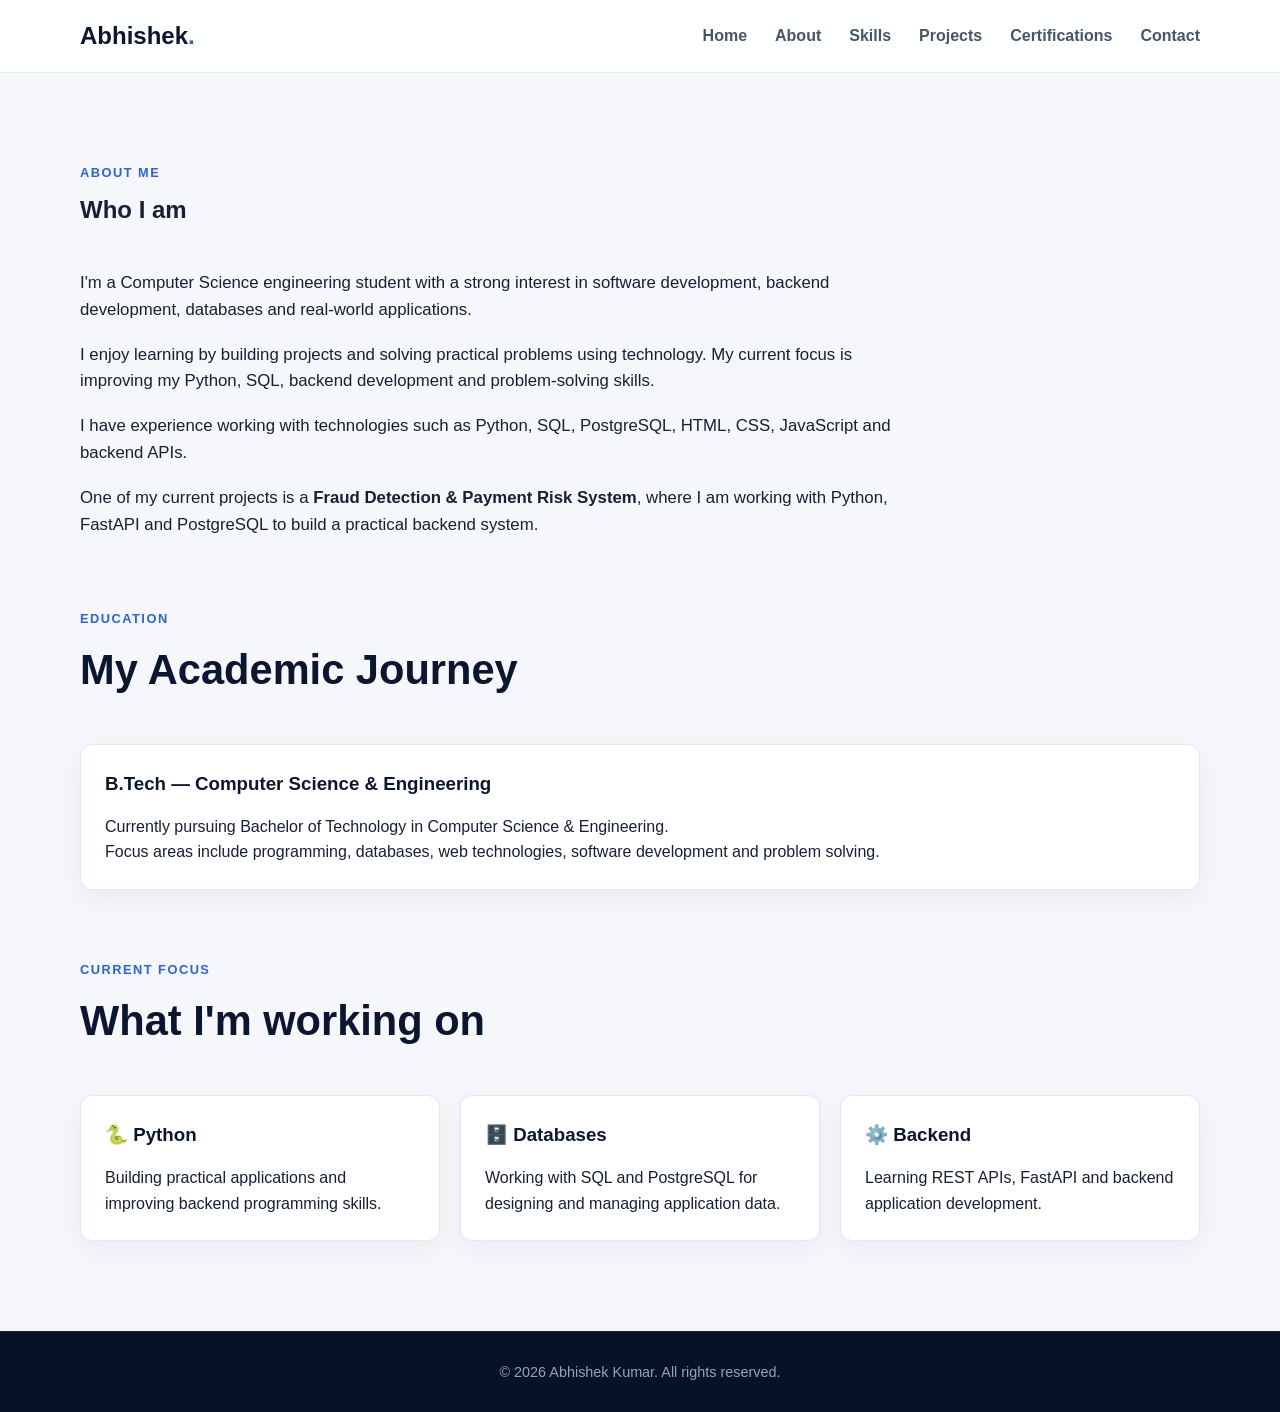
<file: about.html>
<!DOCTYPE html>
<html lang="en">

<head>
    <meta charset="UTF-8">
    <meta name="viewport" content="width=device-width, initial-scale=1.0">

    <title>About Me | Abhishek Kumar</title>

    <link rel="stylesheet" href="css/style.css">
</head>

<body>

    <!-- NAVBAR -->

    <header class="navbar">
        <div class="container nav-container">

            <a href="index.html" class="logo">
                Abhishek<span>.</span>
            </a>

            <nav class="nav-links">
                <a href="index.html">Home</a>
                <a href="about.html">About</a>
                <a href="index.html#skills">Skills</a>
                <a href="project.html">Projects</a>
                <a href="certifications.html">Certifications</a>
                <a href="index.html#contact">Contact</a>
            </nav>

        </div>
    </header>


    <!-- ABOUT SECTION -->

    <main>

        <section class="section">

            <div class="container">

                <div class="section-heading">
                    <p>ABOUT ME</p>
                    <h1>Who I am</h1>
                </div>


                <div class="about-content">

                    <p>
                        I'm a Computer Science engineering student with a
                        strong interest in software development, backend
                        development, databases and real-world applications.
                    </p>

                    <p>
                        I enjoy learning by building projects and solving
                        practical problems using technology. My current focus
                        is improving my Python, SQL, backend development and
                        problem-solving skills.
                    </p>

                    <p>
                        I have experience working with technologies such as
                        Python, SQL, PostgreSQL, HTML, CSS, JavaScript and
                        backend APIs.
                    </p>

                    <p>
                        One of my current projects is a
                        <strong>Fraud Detection & Payment Risk System</strong>,
                        where I am working with Python, FastAPI and
                        PostgreSQL to build a practical backend system.
                    </p>

                </div>


                <!-- EDUCATION -->

                <div class="section-heading" style="margin-top: 70px;">
                    <p>EDUCATION</p>
                    <h2>My Academic Journey</h2>
                </div>

                <div class="skill-card">

                    <h3>B.Tech — Computer Science & Engineering</h3>

                    <p>
                        Currently pursuing Bachelor of Technology in
                        Computer Science & Engineering.
                    </p>

                    <p>
                        Focus areas include programming, databases,
                        web technologies, software development and
                        problem solving.
                    </p>

                </div>


                <!-- CURRENT FOCUS -->

                <div class="section-heading" style="margin-top: 70px;">
                    <p>CURRENT FOCUS</p>
                    <h2>What I'm working on</h2>
                </div>

                <div class="skills-grid">

                    <div class="skill-card">
                        <h3>🐍 Python</h3>
                        <p>
                            Building practical applications and improving
                            backend programming skills.
                        </p>
                    </div>

                    <div class="skill-card">
                        <h3>🗄️ Databases</h3>
                        <p>
                            Working with SQL and PostgreSQL for designing
                            and managing application data.
                        </p>
                    </div>

                    <div class="skill-card">
                        <h3>⚙️ Backend</h3>
                        <p>
                            Learning REST APIs, FastAPI and backend
                            application development.
                        </p>
                    </div>

                </div>

            </div>

        </section>

    </main>


    <!-- FOOTER -->

    <footer>

        <div class="container footer-container">

            <p>
                © <span id="year"></span> Abhishek Kumar.
                All rights reserved.
            </p>

            

        </div>

    </footer>


    <script src="js/script.js"></script>

</body>

</html>
</file>
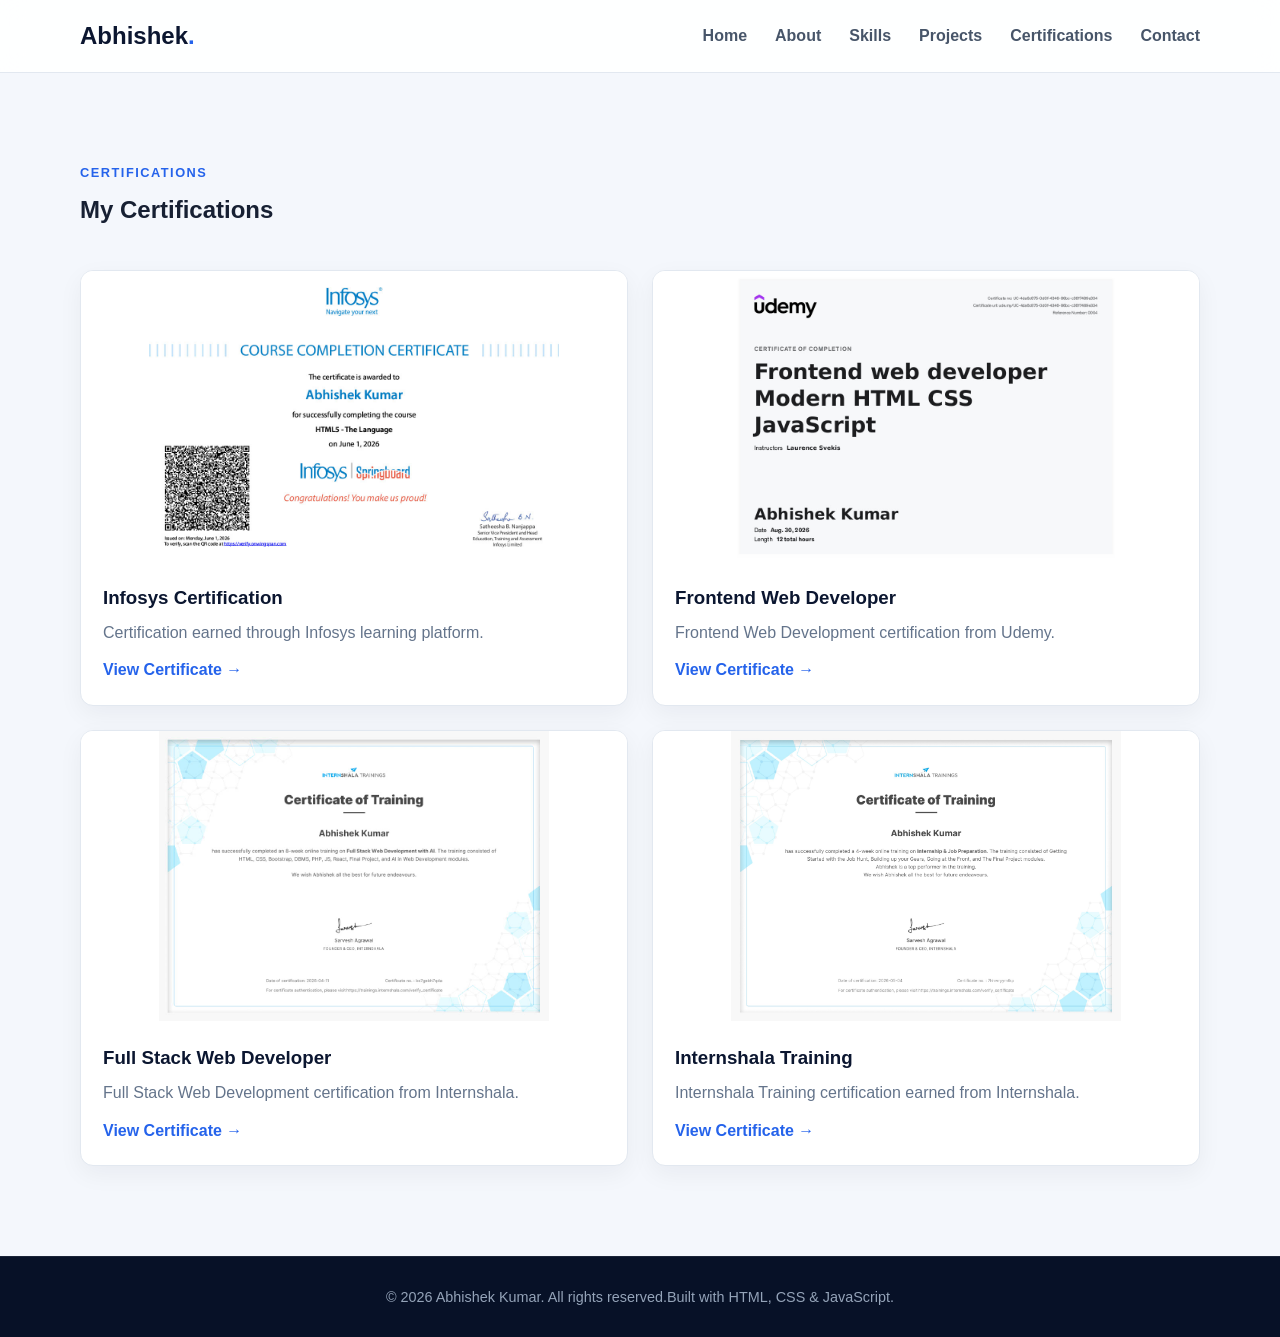
<file: certifications.html>
<!DOCTYPE html>
<html lang="en">

<head>
    <meta charset="UTF-8">
    <meta name="viewport" content="width=device-width, initial-scale=1.0">

    <title>Certifications | Abhishek Kumar</title>

    <link rel="stylesheet" href="css/style.css">
</head>

<body>

    <!-- NAVBAR -->

    <header class="navbar">
        <div class="container nav-container">

            <a href="index.html" class="logo">
                Abhishek<span>.</span>
            </a>

            <nav class="nav-links">
                <a href="index.html">Home</a>
                <a href="index.html#about">About</a>
                <a href="index.html#skills">Skills</a>
                <a href="index.html#projects">Projects</a>
                <a href="certifications.html">Certifications</a>
                <a href="index.html#contact">Contact</a>
            </nav>

        </div>
    </header>


    <!-- CERTIFICATIONS -->

    <main>

        <section class="section certifications-section">

            <div class="container">

                <div class="section-heading">
                    <p>CERTIFICATIONS</p>
                    <h1>My Certifications</h1>
                </div>


                <div class="certifications-grid">


                    <!-- INFOSYS -->

                    <div class="certificate-card">

                        <img
                            src="assets/certificates/infosys-certificate.jpg"
                            alt="Infosys Certificate">

                        <div class="certificate-content">

                            <h3>Infosys Certification</h3>

                            <p>
                                Certification earned through Infosys
                                learning platform.
                            </p>

                            <a
                                href="assets/certificates/infosys-certificate.jpg"
                                target="_blank">
                                View Certificate →
                            </a>

                        </div>

                    </div>


                    <!-- UDEMY -->

                    <div class="certificate-card">

                        <img
                            src="assets/certificates/udemy-certificate.jpg"
                            alt="Udemy Frontend Web Developer Certificate">

                        <div class="certificate-content">

                            <h3>Frontend Web Developer</h3>

                            <p>
                                Frontend Web Development certification
                                from Udemy.
                            </p>

                            <a
                                href="assets/certificates/udemy-certificate.jpg"
                                target="_blank">
                                View Certificate →
                            </a>

                        </div>

                    </div>


                    <!-- Internshala -->

                    <div class="certificate-card">

                        <img
                            src="assets/certificates/internshala-certificate.jpg"
                            alt="Full Stack Web Developer Certificate">

                        <div class="certificate-content">

                            <h3>Full Stack Web Developer</h3>

                            <p>
                                Full Stack Web Development certification
                                from Internshala.
                            </p>

                            <a
                                href="assets/certificates/internshala-certificate.jpg"
                                target="_blank">
                                View Certificate →
                            </a>

                        </div>

                    </div>


                    <!-- Internshala -->

                    <div class="certificate-card">

                        <img
                            src="assets/certificates/internshala_training-certificate.jpg"
                            alt="Internshala Training Certificate">

                        <div class="certificate-content">

                            <h3>Internshala Training </h3>

                            <p>
                                Internshala Training certification earned
                                from Internshala.
                            </p>

                            <a
                                href="assets/certificates/internshala_training-certificate.jpg"
                                target="_blank">
                                View Certificate →
                            </a>

                        </div>

                    </div>

                    


                </div>

            </div>

        </section>

    </main>


    <!-- FOOTER -->

    <footer>

        <div class="container footer-container">

            <p>
                © <span id="year"></span> Abhishek Kumar.
                All rights reserved.
            </p>

            <p>
                Built with HTML, CSS & JavaScript.
            </p>

        </div>

    </footer>


    <script src="js/script.js"></script>

</body>

</html>
</file>
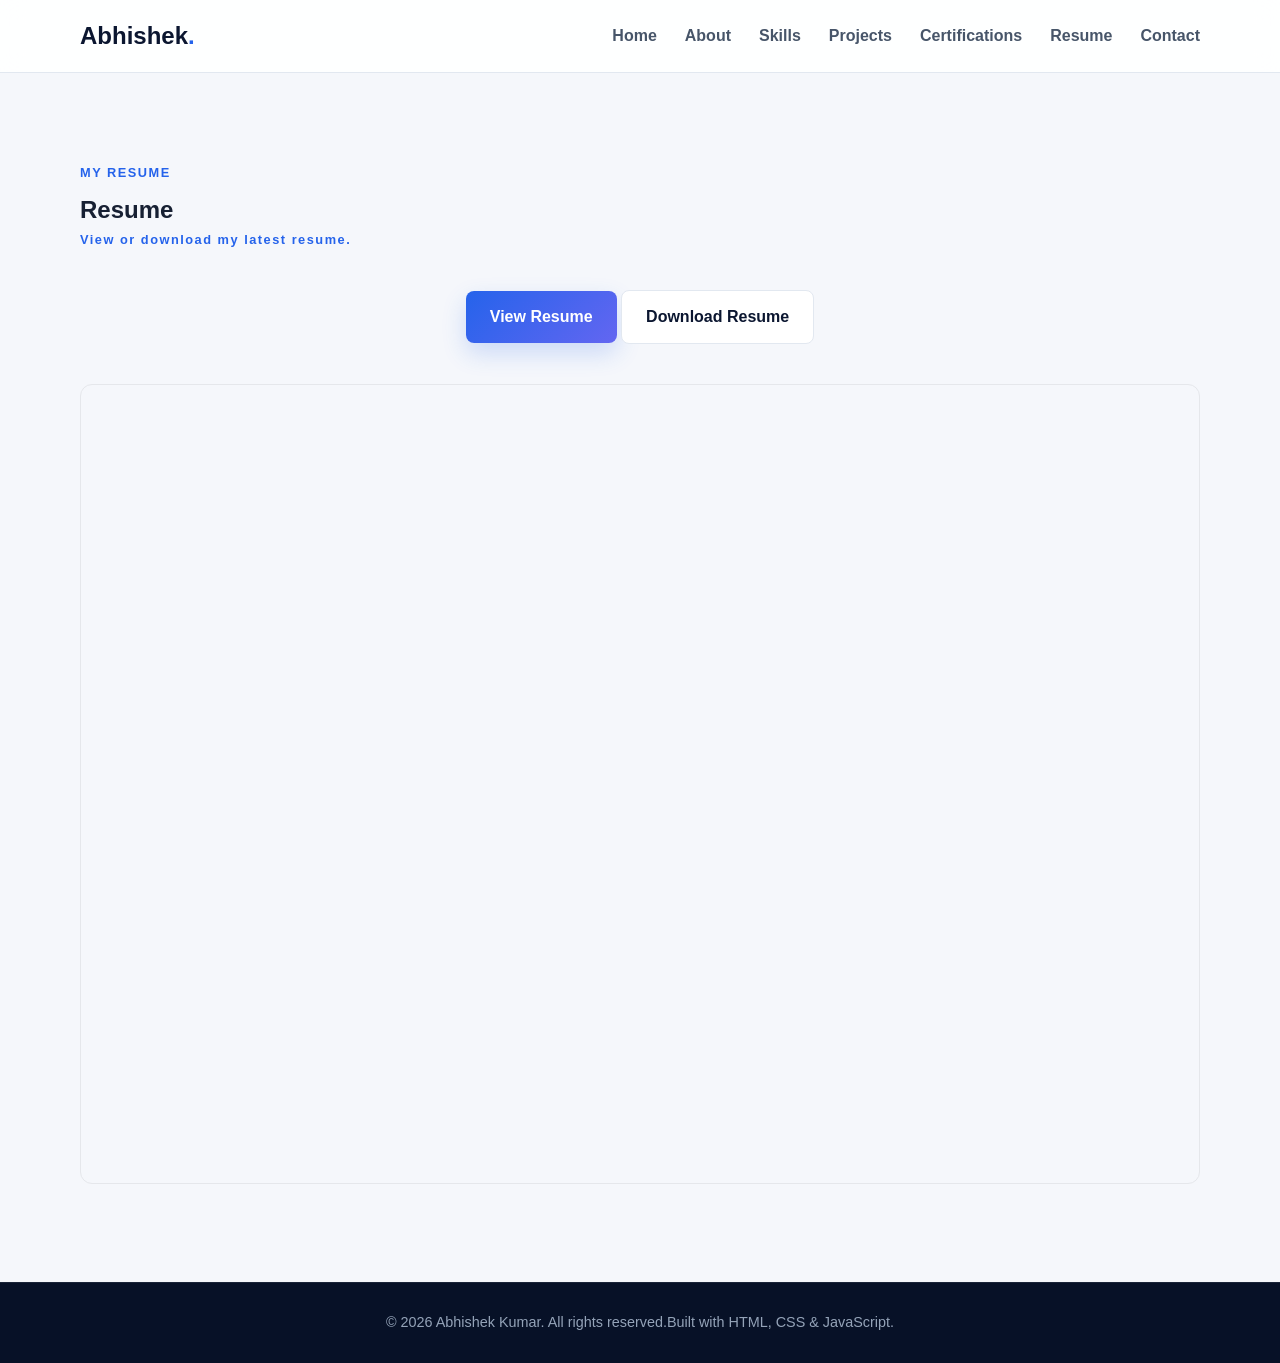
<file: resume.html>
<!DOCTYPE html>
<html lang="en">

<head>
    <meta charset="UTF-8">
    <meta name="viewport" content="width=device-width, initial-scale=1.0">

    <title>Resume | Abhishek Kumar</title>

    <link rel="stylesheet" href="css/style.css">
</head>

<body>

    <!-- NAVBAR -->

    <header class="navbar">
        <div class="container nav-container">

            <a href="index.html" class="logo">
                Abhishek<span>.</span>
            </a>

            <nav class="nav-links">
                <a href="index.html">Home</a>
                <a href="about.html">About</a>
                <a href="index.html#skills">Skills</a>
                <a href="project.html">Projects</a>
                <a href="certifications.html">Certifications</a>
                <a href="resume.html">Resume</a>
                <a href="index.html#contact">Contact</a>
            </nav>

        </div>
    </header>


    <!-- RESUME -->

    <main>

        <section class="section">

            <div class="container">

                <div class="section-heading">

                    <p>MY RESUME</p>

                    <h1>
                        Resume
                    </h1>

                    <p>
                        View or download my latest resume.
                    </p>

                </div>


                <div style="text-align: center;">

                    <!-- OPEN PDF -->

                    <a
                        href="assets/resume/Abhishek_Kumar_Resume.pdf"
                        target="_blank"
                        class="btn primary-btn">

                        View Resume

                    </a>


                    <!-- DOWNLOAD PDF -->

                    <a
                        href="assets/resume/Abhishek_Kumar_Resume.pdf"
                        download
                        class="btn secondary-btn">

                        Download Resume

                    </a>

                </div>


                <!-- PDF PREVIEW -->

                <div style="margin-top: 40px;">

                    <iframe
                        src="assets/resume/Abhishek_Kumar_Resume.pdf"
                        width="100%"
                        height="800px"
                        style="border: 1px solid #e5e7eb;
                               border-radius: 12px;">

                    </iframe>

                </div>

            </div>

        </section>

    </main>


    <!-- FOOTER -->

    <footer>

        <div class="container footer-container">

            <p>
                © <span id="year"></span> Abhishek Kumar.
                All rights reserved.
            </p>

            <p>
                Built with HTML, CSS & JavaScript.
            </p>

        </div>

    </footer>


    <script src="js/script.js"></script>

</body>

</html>
</file>
<file: css/style.css>
:root {
    --bg: #f5f7fb;
    --white: #ffffff;
    --navy: #0b1630;
    --blue: #2563eb;
    --indigo: #6366f1;
    --cyan: #06b6d4;
    --text: #172033;
    --muted: #64748b;
    --border: #e2e8f0;
}

* {
    margin: 0;
    padding: 0;
    box-sizing: border-box;
}

html {
    scroll-behavior: smooth;
}

body {
    font-family: Arial, Helvetica, sans-serif;
    background: var(--bg);
    color: var(--text);
    line-height: 1.6;
}

img {
    max-width: 100%;
    display: block;
}

a {
    text-decoration: none;
    color: inherit;
}

.container {
    width: min(1120px, 92%);
    margin: auto;
}

/* NAVBAR */

.navbar {
    position: sticky;
    top: 0;
    z-index: 1000;
    background: rgba(255,255,255,0.9);
    backdrop-filter: blur(12px);
    border-bottom: 1px solid var(--border);
}

.nav-container {
    min-height: 72px;
    display: flex;
    align-items: center;
    justify-content: space-between;
}

.logo {
    font-size: 1.5rem;
    font-weight: 800;
    color: var(--navy);
}

.logo span {
    color: var(--blue);
}

.nav-links {
    display: flex;
    gap: 28px;
}

.nav-links a {
    color: #475569;
    font-weight: 600;
    transition: 0.3s;
}

.nav-links a:hover {
    color: var(--blue);
}

.menu-btn {
    display: none;
    border: none;
    background: transparent;
    font-size: 1.6rem;
    cursor: pointer;
}

/* HERO */

.hero {
    position: relative;
    padding: 120px 0 90px;
    overflow: hidden;
    background:
        radial-gradient(circle at 85% 20%, rgba(37,99,235,0.14), transparent 25%),
        radial-gradient(circle at 15% 80%, rgba(99,102,241,0.10), transparent 25%),
        var(--bg);
}

.hero::before {
    content: "";
    position: absolute;
    width: 350px;
    height: 350px;
    right: -120px;
    top: -150px;
    border-radius: 50%;
    background: rgba(6,182,212,0.08);
    animation: float 6s ease-in-out infinite;
}

.hero-content {
    max-width: 850px;
    position: relative;
    z-index: 1;
    animation: fadeUp 0.8s ease;
}

.hero-small {
    color: var(--blue);
    font-weight: 700;
    margin-bottom: 10px;
}

.hero h1 {
    font-size: clamp(2.8rem, 7vw, 5rem);
    line-height: 1.05;
    color: var(--navy);
    margin-bottom: 18px;
    animation: fadeUp 0.9s ease;
}

.hero h2 {
    font-size: clamp(1.2rem, 2.5vw, 1.7rem);
    color: #334155;
    margin-bottom: 20px;
}

.hero h2 span {
    color: var(--indigo);
    margin: 0 6px;
}

.hero-description {
    max-width: 750px;
    color: var(--muted);
    font-size: 1.05rem;
    margin-bottom: 30px;
}

/* BUTTONS */

.hero-buttons {
    display: flex;
    flex-wrap: wrap;
    gap: 14px;
    margin-bottom: 24px;
}

.btn {
    padding: 13px 24px;
    border-radius: 8px;
    font-weight: 700;
    display: inline-flex;
    transition: 0.3s;
}

.primary-btn {
    color: white;
    background: linear-gradient(135deg, var(--blue), var(--indigo));
    box-shadow: 0 10px 25px rgba(37,99,235,0.2);
}

.primary-btn:hover {
    transform: translateY(-4px);
    box-shadow: 0 15px 30px rgba(37,99,235,0.3);
}

.secondary-btn {
    color: var(--navy);
    background: white;
    border: 1px solid var(--border);
}

.secondary-btn:hover {
    color: var(--blue);
    border-color: #93c5fd;
    transform: translateY(-4px);
}

.social-links {
    display: flex;
    gap: 22px;
}

.social-links a {
    color: #64748b;
    font-weight: 700;
    transition: 0.3s;
}

.social-links a:hover {
    color: var(--blue);
    transform: translateY(-2px);
}

/* STATS */

.stats {
    padding-bottom: 75px;
}

.stats-grid {
    display: grid;
    grid-template-columns: repeat(4, 1fr);
    gap: 18px;
}

.stat-card {
    position: relative;
    background: var(--white);
    border: 1px solid var(--border);
    border-radius: 12px;
    padding: 24px 20px;
    box-shadow: 0 8px 25px rgba(15,23,42,0.05);
    transition: 0.3s;
    overflow: hidden;
}

.stat-card::before {
    content: "";
    position: absolute;
    top: 0;
    left: 0;
    width: 100%;
    height: 3px;
    background: linear-gradient(90deg, var(--cyan), var(--blue), var(--indigo));
}

.stat-card:hover {
    transform: translateY(-7px);
    box-shadow: 0 18px 35px rgba(15,23,42,0.09);
}

.stat-card h3 {
    color: var(--blue);
    margin-bottom: 5px;
}

.stat-card p {
    color: var(--muted);
}

/* SECTIONS */

.section {
    padding: 90px 0;
}

.section-heading {
    margin-bottom: 40px;
    animation: fadeUp 0.8s ease;
}

.section-heading p {
    color: var(--blue);
    font-size: 0.8rem;
    font-weight: 800;
    letter-spacing: 1.5px;
    margin-bottom: 8px;
}

.section-heading h2 {
    color: var(--navy);
    font-size: clamp(1.8rem, 4vw, 2.6rem);
}

/* ABOUT */

.about-content {
    max-width: 820px;
}

.about-content p {
    color: var(--text);
    font-size: 1.05rem;
    margin-bottom: 18px;
}

/* SKILLS */

.skills-section {
    background: linear-gradient(180deg, #eef4ff, #f7f9fc);
}

.skills-grid {
    display: grid;
    grid-template-columns: repeat(3, 1fr);
    gap: 20px;
}

.skill-card {
    background: white;
    border: 1px solid var(--border);
    border-radius: 12px;
    padding: 24px;
    box-shadow: 0 8px 24px rgba(15,23,42,0.05);
    transition: 0.35s;
}

.skill-card:hover {
    transform: translateY(-7px);
    box-shadow: 0 18px 38px rgba(15,23,42,0.09);
    border-color: #bfdbfe;
}

.skill-card h3 {
    color: var(--navy);
    margin-bottom: 15px;
}

.tags {
    display: flex;
    flex-wrap: wrap;
    gap: 8px;
}

.tags span {
    background: #eff6ff;
    color: #31568e;
    border: 1px solid #dbeafe;
    padding: 6px 10px;
    border-radius: 20px;
    font-size: 0.82rem;
    transition: 0.25s;
}

.tags span:hover {
    color: white;
    background: linear-gradient(135deg, var(--blue), var(--indigo));
    transform: translateY(-2px);
}

/* PROJECTS */

.projects-grid {
    display: grid;
    grid-template-columns: repeat(2, 1fr);
    gap: 25px;
}

.project-card {
    background: white;
    border: 1px solid var(--border);
    border-radius: 14px;
    overflow: hidden;
    box-shadow: 0 8px 25px rgba(15,23,42,0.05);
    transition: 0.4s;
}

.project-card:hover {
    transform: translateY(-9px);
    box-shadow: 0 25px 50px rgba(15,23,42,0.12);
}

.project-image {
    height: 240px;
    overflow: hidden;
    background: #eaf0f7;
}

.project-image img {
    width: 100%;
    height: 100%;
    object-fit: cover;
    transition: 0.5s;
}

.project-card:hover .project-image img {
    transform: scale(1.06);
}

.project-content {
    padding: 26px;
}

.project-label {
    color: var(--blue);
    font-size: 0.78rem;
    font-weight: 800;
    text-transform: uppercase;
    letter-spacing: 1px;
}

.project-content h3 {
    color: var(--navy);
    margin: 10px 0 12px;
}

.project-content p {
    color: var(--muted);
    margin-bottom: 18px;
}

.project-tech {
    display: flex;
    flex-wrap: wrap;
    gap: 7px;
    margin-bottom: 20px;
}

.project-tech span {
    background: #eff6ff;
    color: #31568e;
    border: 1px solid #dbeafe;
    padding: 5px 9px;
    border-radius: 5px;
    font-size: 0.78rem;
}

.project-links {
    display: flex;
    gap: 20px;
}

.project-links a {
    color: var(--blue);
    font-weight: 700;
    transition: 0.25s;
}

.project-links a:hover {
    color: var(--indigo);
    transform: translateX(4px);
}

/* CERTIFICATIONS */

.certifications-section {
    background: #f4f7fc;
}

.certifications-grid {
    display: grid;
    grid-template-columns: repeat(2, 1fr);
    gap: 24px;
}

.certificate-card {
    background: white;
    border: 1px solid var(--border);
    border-radius: 13px;
    overflow: hidden;
    box-shadow: 0 8px 24px rgba(15,23,42,0.05);
    transition: 0.35s;
}

.certificate-card:hover {
    transform: translateY(-8px);
    box-shadow: 0 20px 40px rgba(15,23,42,0.1);
}

.certificate-card img {
    width: 100%;
    height: 290px;
    object-fit: contain;
    background: white;
}

.certificate-content {
    padding: 22px;
}

.certificate-content h3 {
    color: var(--navy);
    margin-bottom: 7px;
}

.certificate-content p {
    color: var(--muted);
    margin-bottom: 12px;
}

.certificate-content a {
    color: var(--blue);
    font-weight: 700;
}

/* CONTACT */

.contact-section {
    background: linear-gradient(135deg, #0b1630, #17245a);
}

.contact-container {
    max-width: 820px;
}

.contact-section .section-heading h2 {
    color: white;
}

.contact-section .section-heading p {
    color: var(--blue-light);
}

.contact-text {
    color: #cbd5e1;
    margin-bottom: 25px;
}

.contact-links {
    display: flex;
    flex-wrap: wrap;
    gap: 12px;
}

.contact-links a {
    color: #e2e8f0;
    background: rgba(255,255,255,0.07);
    border: 1px solid rgba(255,255,255,0.12);
    padding: 10px 16px;
    border-radius: 8px;
    font-weight: 700;
    transition: 0.3s;
}

.contact-links a:hover {
    background: rgba(255,255,255,0.13);
    transform: translateY(-3px);
}

/* FOOTER */

footer {
    background: #071127;
    border-top: 1px solid rgba(255,255,255,0.08);
}

.footer-container {
    min-height: 80px;
    display: flex;
    align-items: center;
    justify-content: center;
    text-align: center;
}

.footer-container p {
    color: #94a3b8;
    font-size: 0.9rem;
}

/* ANIMATIONS */

@keyframes fadeUp {
    from {
        opacity: 0;
        transform: translateY(25px);
    }

    to {
        opacity: 1;
        transform: translateY(0);
    }
}

@keyframes float {
    0%, 100% {
        transform: translateY(0);
    }

    50% {
        transform: translateY(-18px);
    }
}

@keyframes navbarDrop {
    from {
        opacity: 0;
        transform: translateY(-15px);
    }

    to {
        opacity: 1;
        transform: translateY(0);
    }
}


/* MOBILE */

@media (max-width: 800px) {

    .nav-links {
        display: none;

        position: absolute;
        top: 72px;
        left: 0;
        right: 0;

        background: white;

        padding: 20px 4%;

        flex-direction: column;
        gap: 18px;

        border-bottom: 1px solid var(--border);
    }

    .nav-links.active {
        display: flex;
        animation: fadeUp 0.25s ease;
    }

    .menu-btn {
        display: block;
    }

    .stats-grid {
        grid-template-columns: repeat(2, 1fr);
    }

    .skills-grid {
        grid-template-columns: repeat(2, 1fr);
    }

    .projects-grid,
    .certifications-grid {
        grid-template-columns: 1fr;
    }
}

@media (max-width: 520px) {

    .hero {
        padding: 80px 0 60px;
    }

    .hero h1 {
        font-size: 2.5rem;
    }

    .hero-buttons {
        flex-direction: column;
    }

    .btn {
        width: 100%;
    }

    .stats-grid,
    .skills-grid {
        grid-template-columns: 1fr;
    }

    .section {
        padding: 60px 0;
    }

    .project-image {
        height: 200px;
    }

    .certificate-card img {
        height: 230px;
    }
}
</file>
